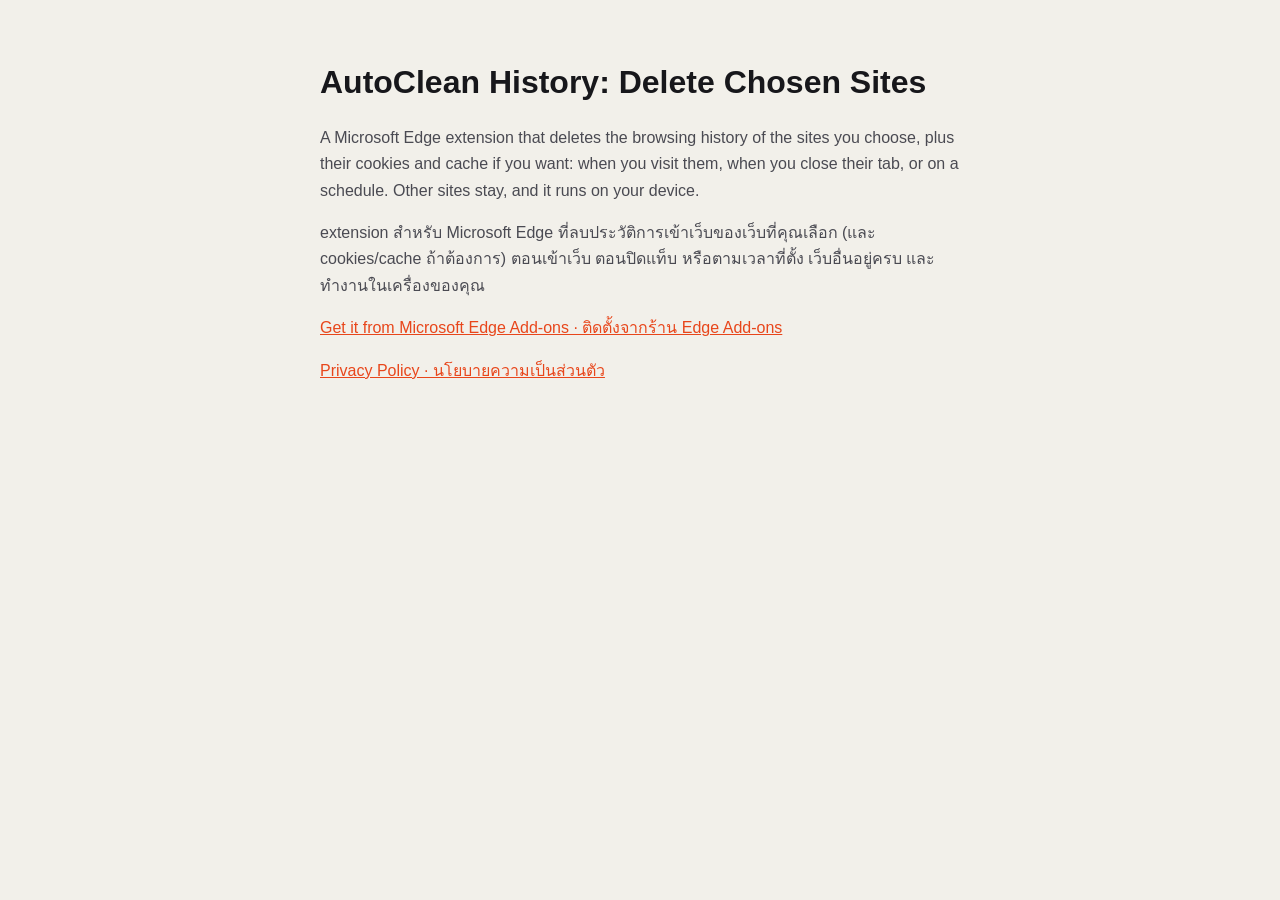
<file: docs/index.html>
<!doctype html>
<html lang="en">
<head>
  <meta charset="utf-8">
  <meta name="viewport" content="width=device-width, initial-scale=1">
  <title>AutoClean History: Delete Chosen Sites</title>
  <style>
    :root { --bg:#f2f0ea; --ink:#17171b; --ink2:#4a4a52; --hot:#e8461b; color-scheme: light dark; }
    @media (prefers-color-scheme: dark) { :root { --bg:#111114; --ink:#ecebe6; --ink2:#b4b3ae; --hot:#ff6a3d; } }
    body { margin:0; background:var(--bg); color:var(--ink); font:16px/1.65 "Segoe UI","Leelawadee UI",Tahoma,sans-serif; }
    main { max-width:640px; margin:0 auto; padding:56px 16px; }
    h1 { font-size:32px; margin:0 0 8px; }
    p { color:var(--ink2); }
    a { color:var(--hot); }
  </style>
</head>
<body>
<main>
  <h1>AutoClean History: Delete Chosen Sites</h1>
  <p>A Microsoft Edge extension that deletes the browsing history of the sites you choose, plus their cookies and cache if you want: when you visit them, when you close their tab, or on a schedule. Other sites stay, and it runs on your device.</p>
  <p lang="th">extension สำหรับ Microsoft Edge ที่ลบประวัติการเข้าเว็บของเว็บที่คุณเลือก (และ cookies/cache ถ้าต้องการ) ตอนเข้าเว็บ ตอนปิดแท็บ หรือตามเวลาที่ตั้ง เว็บอื่นอยู่ครบ และทำงานในเครื่องของคุณ</p>
  <p><a href="https://microsoftedge.microsoft.com/addons/detail/apiadgefflpmneegaogmjepgfccepagd">Get it from Microsoft Edge Add-ons · ติดตั้งจากร้าน Edge Add-ons</a></p>
  <p><a href="privacy.html">Privacy Policy · นโยบายความเป็นส่วนตัว</a></p>
</main>
</body>
</html>
</file>
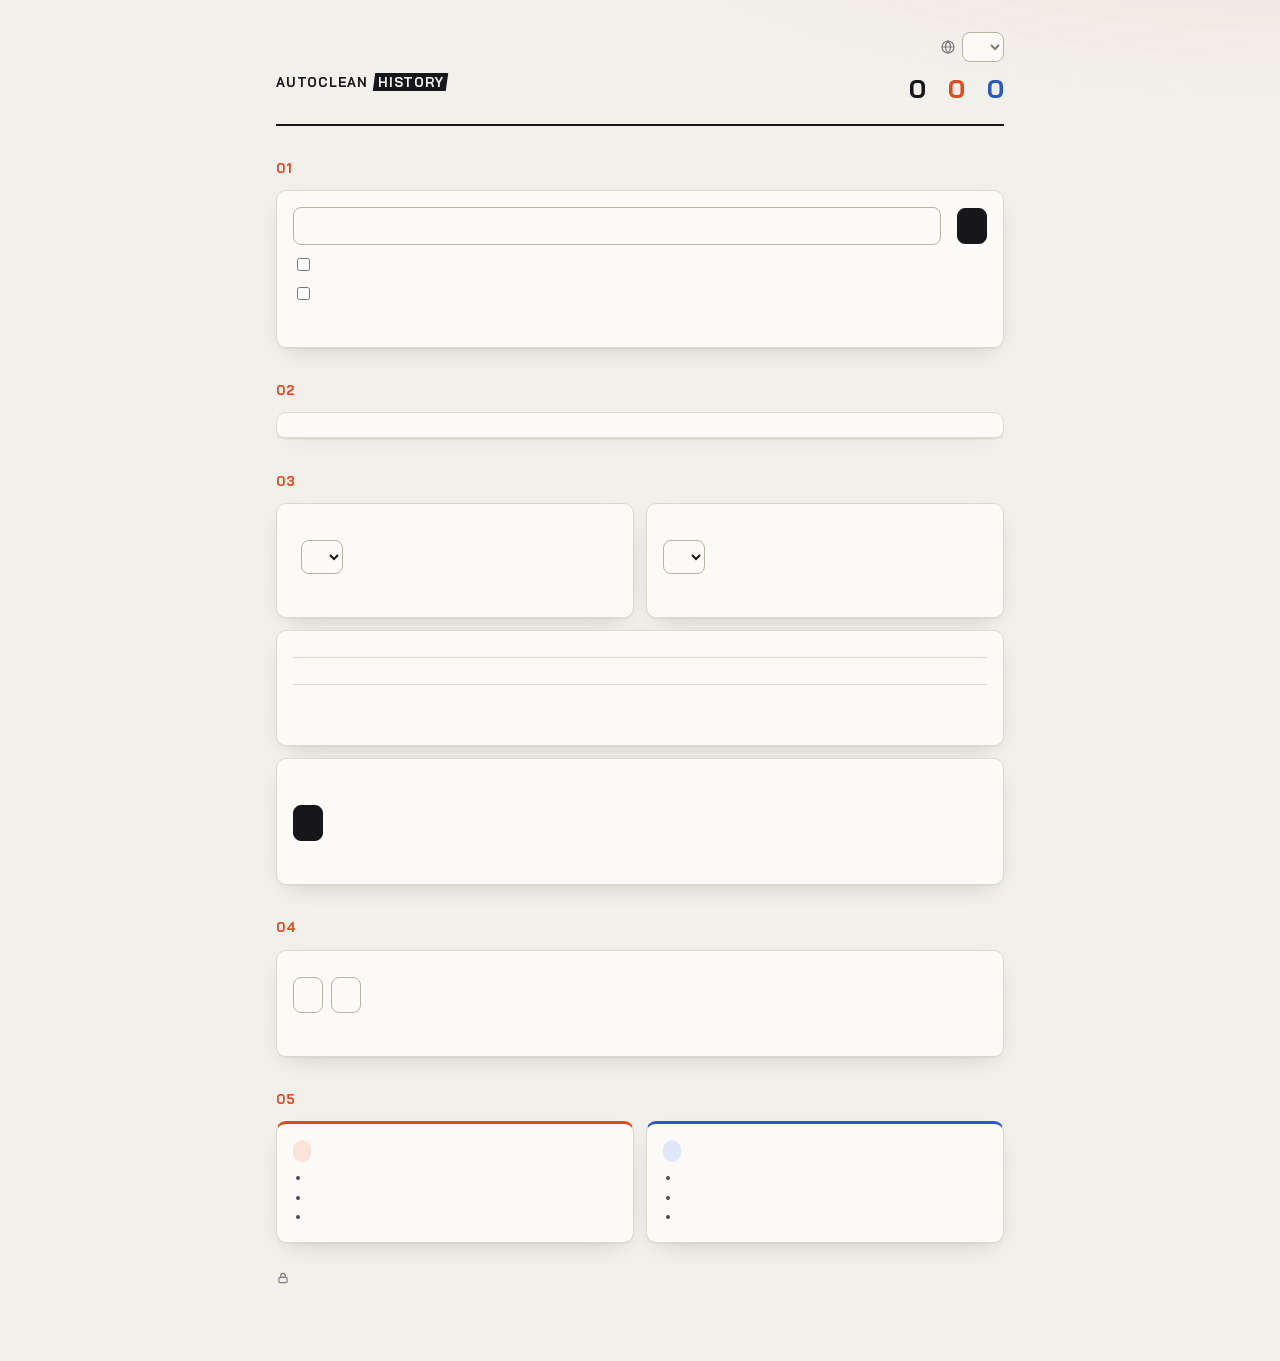
<file: options.html>
<!doctype html>
<html lang="en">
<head>
  <meta charset="utf-8">
  <meta name="viewport" content="width=device-width, initial-scale=1">
  <title data-i18n="optionsTitle">AutoClean History</title>
  <link rel="stylesheet" href="styles.css">
</head>
<body class="options">
  <div class="wrap">
    <header class="masthead rise">
      <div>
        <p class="wordmark"><span>AutoClean</span><span class="redact">History</span></p>
        <h1 data-i18n="headline"></h1>
      </div>
      <div class="masthead-side">
        <label class="lang-pick">
          <svg viewBox="0 0 24 24" fill="none" stroke="currentColor" stroke-width="1.8" aria-hidden="true"><circle cx="12" cy="12" r="9"/><path d="M3 12h18M12 3c2.5 2.6 3.8 5.6 3.8 9s-1.3 6.4-3.8 9c-2.5-2.6-3.8-5.6-3.8-9S9.5 5.6 12 3z"/></svg>
          <select id="lang" class="select" data-i18n-attr="aria-label:langLabel"></select>
        </label>
        <div class="stats" data-i18n-attr="aria-label:statsLabel">
          <div class="stat"><b id="statAll">0</b><span data-i18n="statAll"></span></div>
          <div class="stat visit"><b id="statVisit">0</b><span data-i18n="statVisit"></span></div>
          <div class="stat close"><b id="statClose">0</b><span data-i18n="statClose"></span></div>
        </div>
      </div>
    </header>

    <section id="welcome" class="panel welcome rise" data-i18n-attr="aria-label:welcomeTitle" hidden>
      <h2 data-i18n="welcomeTitle"></h2>
      <p data-i18n="welcomeDesc"></p>
      <ol>
        <li data-i18n="welcomeStep1"></li>
        <li data-i18n="welcomeStep2"></li>
        <li data-i18n="welcomeStep3"></li>
      </ol>
      <div class="row">
        <button id="welcomeAdd" class="btn btn-ink" type="button" data-i18n="welcomeAdd"></button>
        <button id="welcomeDone" class="btn btn-ghost" type="button" data-i18n="welcomeDone"></button>
      </div>
    </section>

    <section class="section rise">
      <h2 class="section-title"><span class="num">01</span> <span data-i18n="secAdd"></span></h2>
      <form id="addForm" class="panel add-form" novalidate>
        <div class="add-row">
          <input id="domain" class="input" spellcheck="false" autocomplete="off" aria-label="Domain" data-i18n-attr="placeholder:domainPlaceholder">
          <div id="addSeg"></div>
          <button type="submit" class="btn btn-ink" data-i18n="add"></button>
        </div>
        <label class="check-row" data-i18n-attr="title:dataTitle">
          <input id="addData" type="checkbox">
          <span data-i18n="addDataLabel"></span>
        </label>
        <label class="check-row" data-i18n-attr="title:hideTitle">
          <input id="addHidden" type="checkbox">
          <span data-i18n="addHiddenLabel"></span>
        </label>
        <div id="hint" class="hint" aria-live="polite"></div>
      </form>
    </section>

    <section class="section rise">
      <h2 class="section-title"><span class="num">02</span> <span data-i18n="secList"></span></h2>
      <div class="panel">
        <div class="privacy-bar">
          <label class="toggle-row" for="hideNames">
            <span>
              <b data-i18n="hideNamesLabel"></b>
              <small data-i18n="hideNamesDesc"></small>
            </span>
            <span id="hideNamesSlot"></span>
          </label>
          <span id="eyeSlot"></span>
        </div>
        <div id="lockRow" class="lock-row" hidden>
          <svg width="14" height="14" viewBox="0 0 24 24" fill="none" stroke="currentColor" stroke-width="2" aria-hidden="true"><rect x="5" y="11" width="14" height="9" rx="2"/><path d="M8 11V8a4 4 0 0 1 8 0v3"/></svg>
          <span id="lockStatus" class="muted"></span>
          <button id="lockSet" class="link" type="button"></button>
          <button id="lockRemove" class="link" type="button" data-i18n="lockRemove" hidden></button>
          <button id="lockForgot" class="link" type="button" data-i18n="lockForgot"></button>
        </div>
        <div id="toolbar" class="toolbar" hidden>
          <input id="filter" class="input" spellcheck="false" data-i18n-attr="placeholder:filterPlaceholder;aria-label:filterPlaceholder">
        </div>
        <ul id="list" class="list"></ul>
      </div>
    </section>

    <section class="section rise">
      <h2 class="section-title"><span class="num">03</span> <span data-i18n="secBehavior"></span></h2>
      <div class="settings-grid">
        <div class="panel setting">
          <h3 data-i18n="autoSweepTitle"></h3>
          <p data-i18n="autoSweepDesc"></p>
          <div class="row">
            <span data-i18n="every"></span>
            <select id="interval" class="select" data-i18n-attr="aria-label:intervalAria"></select>
          </div>
          <div id="intervalMsg" class="msg"></div>
        </div>
        <div class="panel setting">
          <h3 data-i18n="scheduleTitle"></h3>
          <p data-i18n="scheduleDesc"></p>
          <div class="row">
            <select id="schedule" class="select" data-i18n-attr="aria-label:scheduleAria"></select>
            <span id="scheduleNext" class="muted"></span>
          </div>
          <div id="scheduleMsg" class="msg"></div>
        </div>
        <div class="panel setting wide">
          <h3 data-i18n="notifyTitle"></h3>
          <label class="toggle-row" for="showBadge">
            <span>
              <b data-i18n="badgeLabel"></b>
              <small data-i18n="badgeDesc"></small>
            </span>
            <span id="showBadgeSlot"></span>
          </label>
          <label class="toggle-row" for="notify">
            <span>
              <b data-i18n="popupLabel"></b>
              <small data-i18n="popupDesc"></small>
            </span>
            <span id="notifySlot"></span>
          </label>
          <div class="row">
            <button id="testNotifyBtn" class="link" type="button" data-i18n="testPopup"></button>
            <span id="notifyMsg" class="msg"></span>
          </div>
        </div>
        <div class="panel setting wide">
          <h3 data-i18n="sweepNowTitle"></h3>
          <p data-i18n="sweepNowDesc"></p>
          <div id="sweepTargets"></div>
          <div class="row">
            <button id="sweepBtn" class="btn btn-ink btn-sweep" data-i18n="sweepAllBtn"></button>
          </div>
          <div id="sweepMsg" class="msg" role="status"></div>
        </div>
      </div>
    </section>

    <section class="section rise">
      <h2 class="section-title"><span class="num">04</span> <span data-i18n="secBackup"></span></h2>
      <div class="panel setting backup">
        <p data-i18n="backupDesc"></p>
        <div class="row">
          <button id="exportBtn" class="btn" type="button" data-i18n="exportBtn"></button>
          <button id="importBtn" class="btn" type="button" data-i18n="importBtn"></button>
          <input id="importFile" type="file" accept=".json,application/json" hidden>
        </div>
        <div id="backupMsg" class="msg" role="status"></div>
        <div id="importPreview" class="import-preview" role="region" data-i18n-attr="aria-label:importPreviewLabel" tabindex="-1" hidden>
          <p id="importFileInfo" class="import-file"></p>
          <fieldset class="seg import-mode" data-i18n-attr="aria-label:importModeLabel">
            <input type="radio" name="importMode" id="importMerge" value="merge" checked>
            <label for="importMerge"><span class="dot"></span><span data-i18n="importModeMerge"></span></label>
            <input type="radio" name="importMode" id="importReplace" value="replace">
            <label for="importReplace"><span class="dot"></span><span data-i18n="importModeReplace"></span></label>
          </fieldset>
          <p id="importSummary"></p>
          <div id="importAdded"></div>
          <p id="importSkipped" class="muted" hidden></p>
          <div id="importWarn" class="import-warn" hidden>
            <p id="importWarnText"></p>
            <div id="importWarnSites"></div>
          </div>
          <label id="importSettingsRow" class="check-row" hidden>
            <input id="importSettings" type="checkbox" checked>
            <span data-i18n="importWithSettings"></span>
          </label>
          <div class="row">
            <button id="importConfirm" class="btn btn-ink" type="button" data-i18n="importConfirm"></button>
            <button id="importCancel" class="btn btn-ghost" type="button" data-i18n="cancel"></button>
          </div>
        </div>
      </div>
    </section>

    <section class="section rise">
      <h2 class="section-title"><span class="num">05</span> <span data-i18n="secModes"></span></h2>
      <div class="modes">
        <div class="panel mode-card">
          <h3><span class="pill visit" data-i18n="modeVisit"></span></h3>
          <ul>
            <li data-i18n="visitLi1"></li>
            <li data-i18n="visitLi2"></li>
            <li data-i18n="visitLi3"></li>
          </ul>
        </div>
        <div class="panel mode-card close">
          <h3><span class="pill close" data-i18n="modeClose"></span></h3>
          <ul>
            <li data-i18n="closeLi1"></li>
            <li data-i18n="closeLi2"></li>
            <li data-i18n="closeLi3"></li>
          </ul>
        </div>
      </div>
    </section>

    <p class="footnote">
      <svg width="14" height="14" viewBox="0 0 24 24" fill="none" stroke="currentColor" stroke-width="2" aria-hidden="true"><rect x="5" y="11" width="14" height="9" rx="2"/><path d="M8 11V8a4 4 0 0 1 8 0v3"/></svg>
      <span data-i18n="footnote"></span>
    </p>
  </div>

  <div id="toast" class="toast" role="status" aria-live="polite">
    <span id="toastText"></span>
    <button id="toastUndo" class="link" data-i18n="undo"></button>
  </div>

  <script type="module" src="options.js"></script>
</body>
</html>
</file>
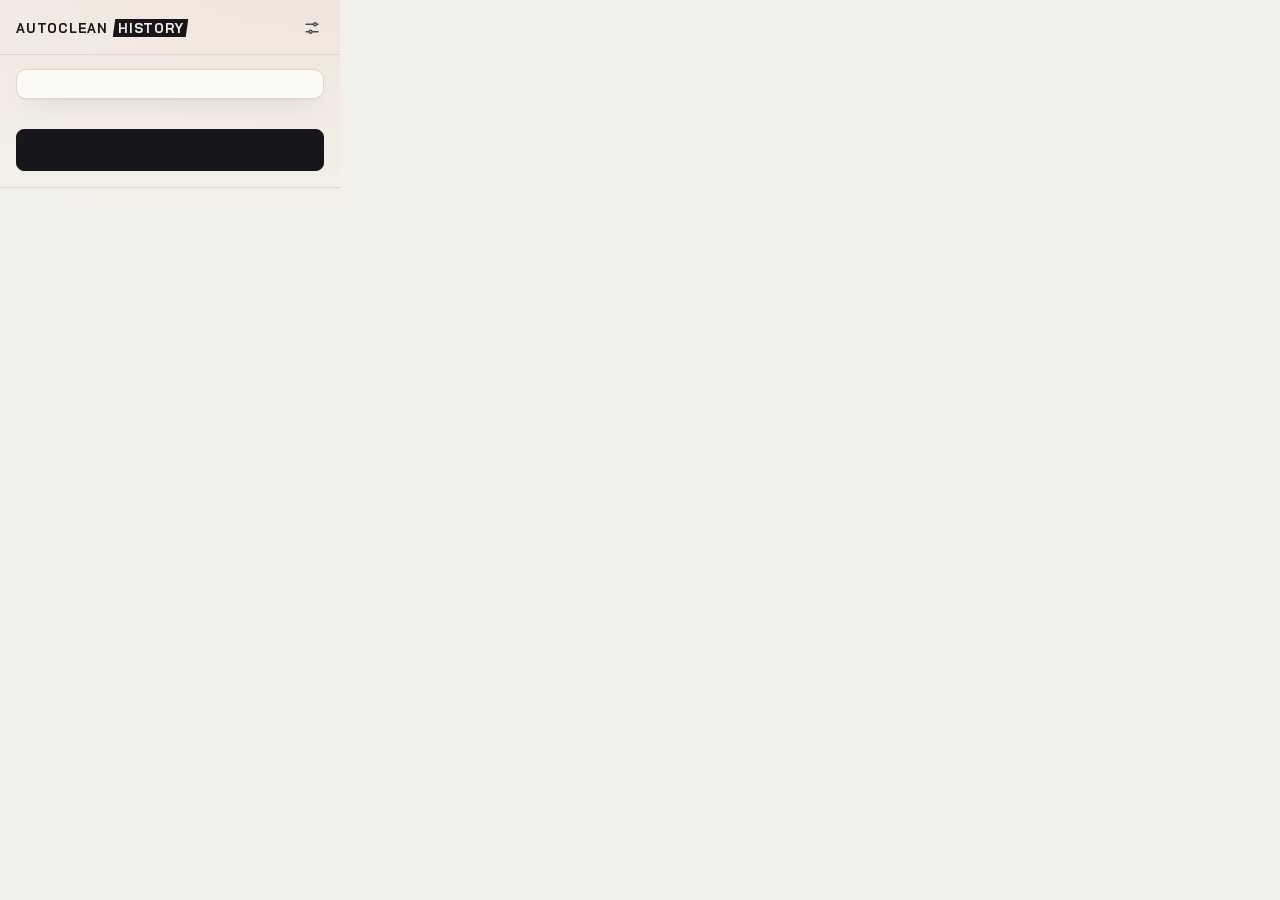
<file: popup.html>
<!doctype html>
<html lang="en">
<head>
  <meta charset="utf-8">
  <meta name="viewport" content="width=device-width, initial-scale=1">
  <title>AutoClean History</title>
  <link rel="stylesheet" href="styles.css">
</head>
<body class="popup">
  <header>
    <p class="wordmark"><span>AutoClean</span><span class="redact">History</span></p>
    <button id="optionsBtn" class="btn btn-ghost btn-icon" data-i18n-attr="title:openSettings;aria-label:openSettings">
      <svg viewBox="0 0 24 24" fill="none" stroke="currentColor" stroke-width="1.8" stroke-linecap="round" stroke-linejoin="round" aria-hidden="true">
        <path d="M4 7h10M18 7h2M4 17h4M12 17h8"/>
        <circle cx="16" cy="7" r="2"/>
        <circle cx="10" cy="17" r="2"/>
      </svg>
    </button>
  </header>

  <main>
    <section id="banner" class="banner" role="status" aria-live="polite" hidden></section>
    <section id="siteCard" class="site-card rise" aria-live="polite"></section>

    <div class="rise sweep-box">
      <div class="sweep-label muted" data-i18n="sweepTargetsLabel"></div>
      <div id="targets"></div>
      <button id="sweepBtn" class="btn btn-ink btn-sweep" data-i18n="sweepAllShort"></button>
      <div id="result" class="msg" role="status"></div>
    </div>
  </main>

  <footer>
    <span id="footerStats"></span>
    <button id="manageBtn" class="link" data-i18n="manageList"></button>
  </footer>

  <script type="module" src="popup.js"></script>
</body>
</html>
</file>
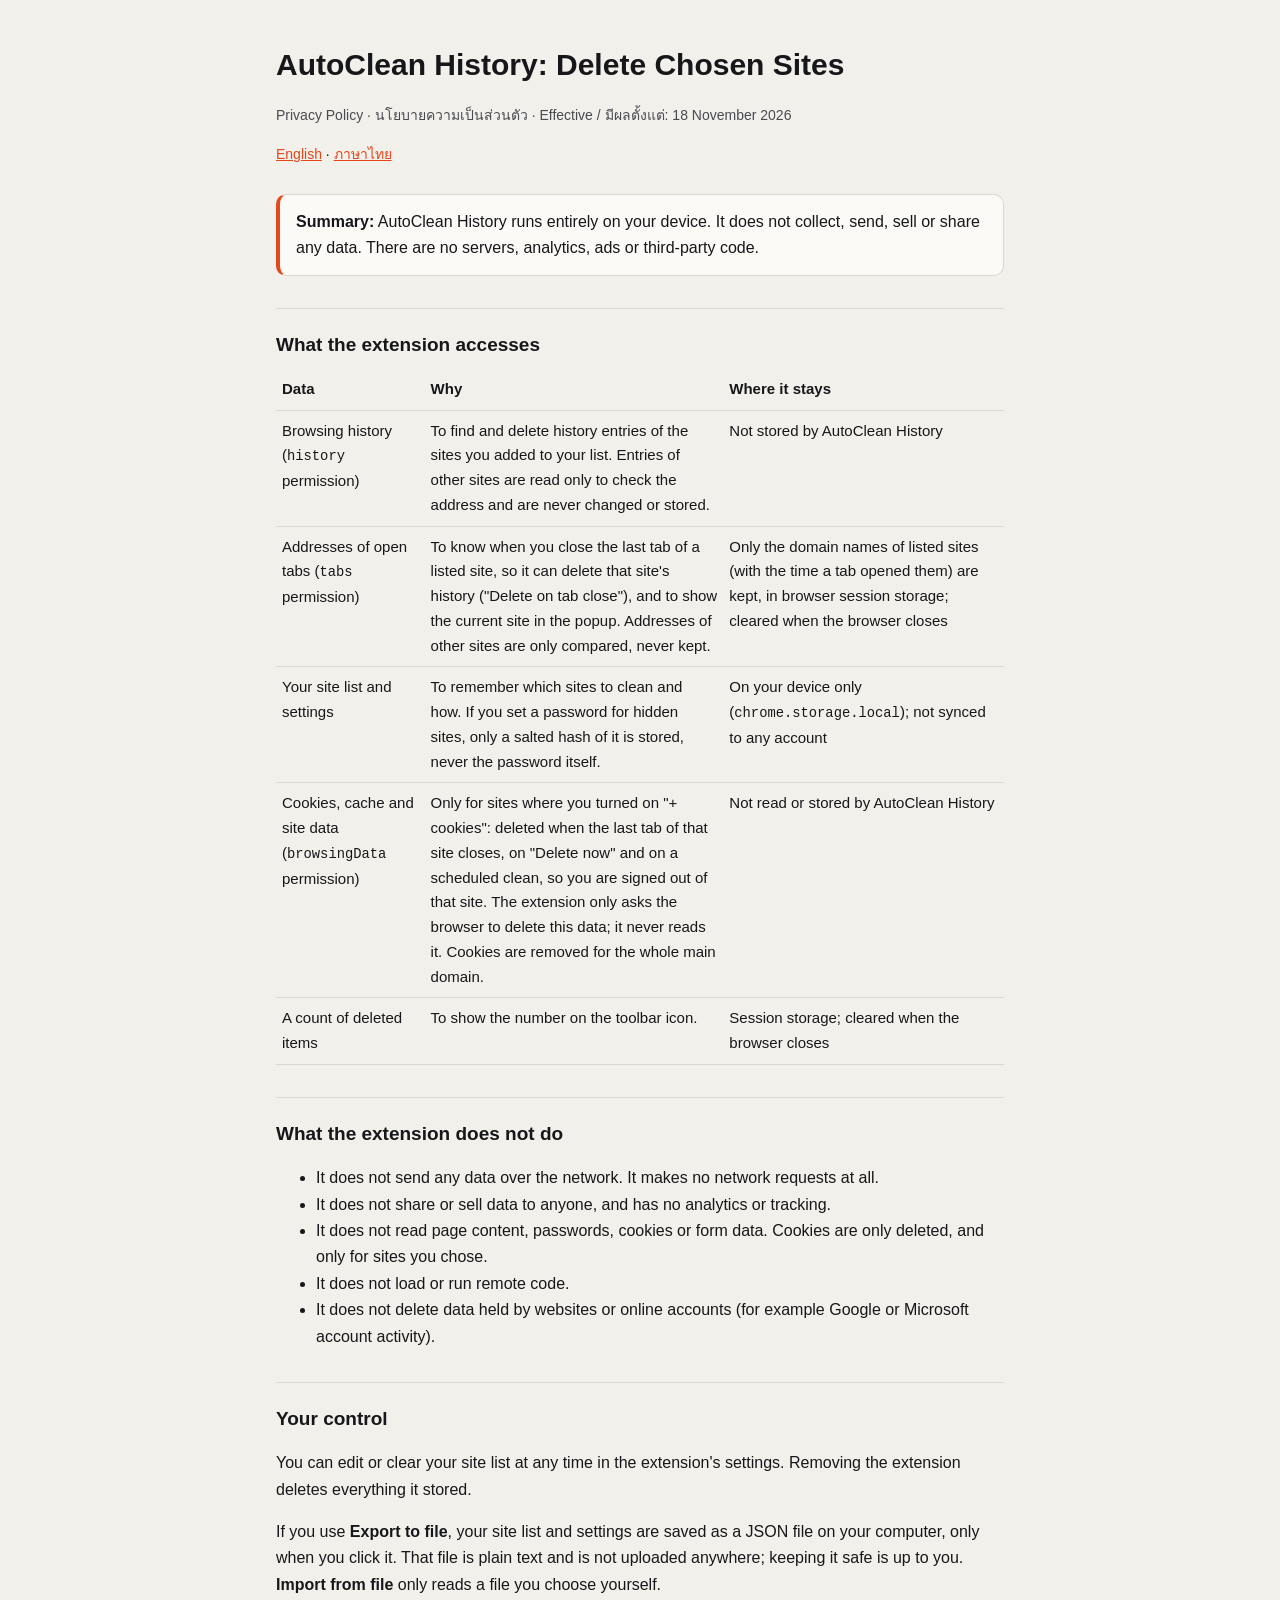
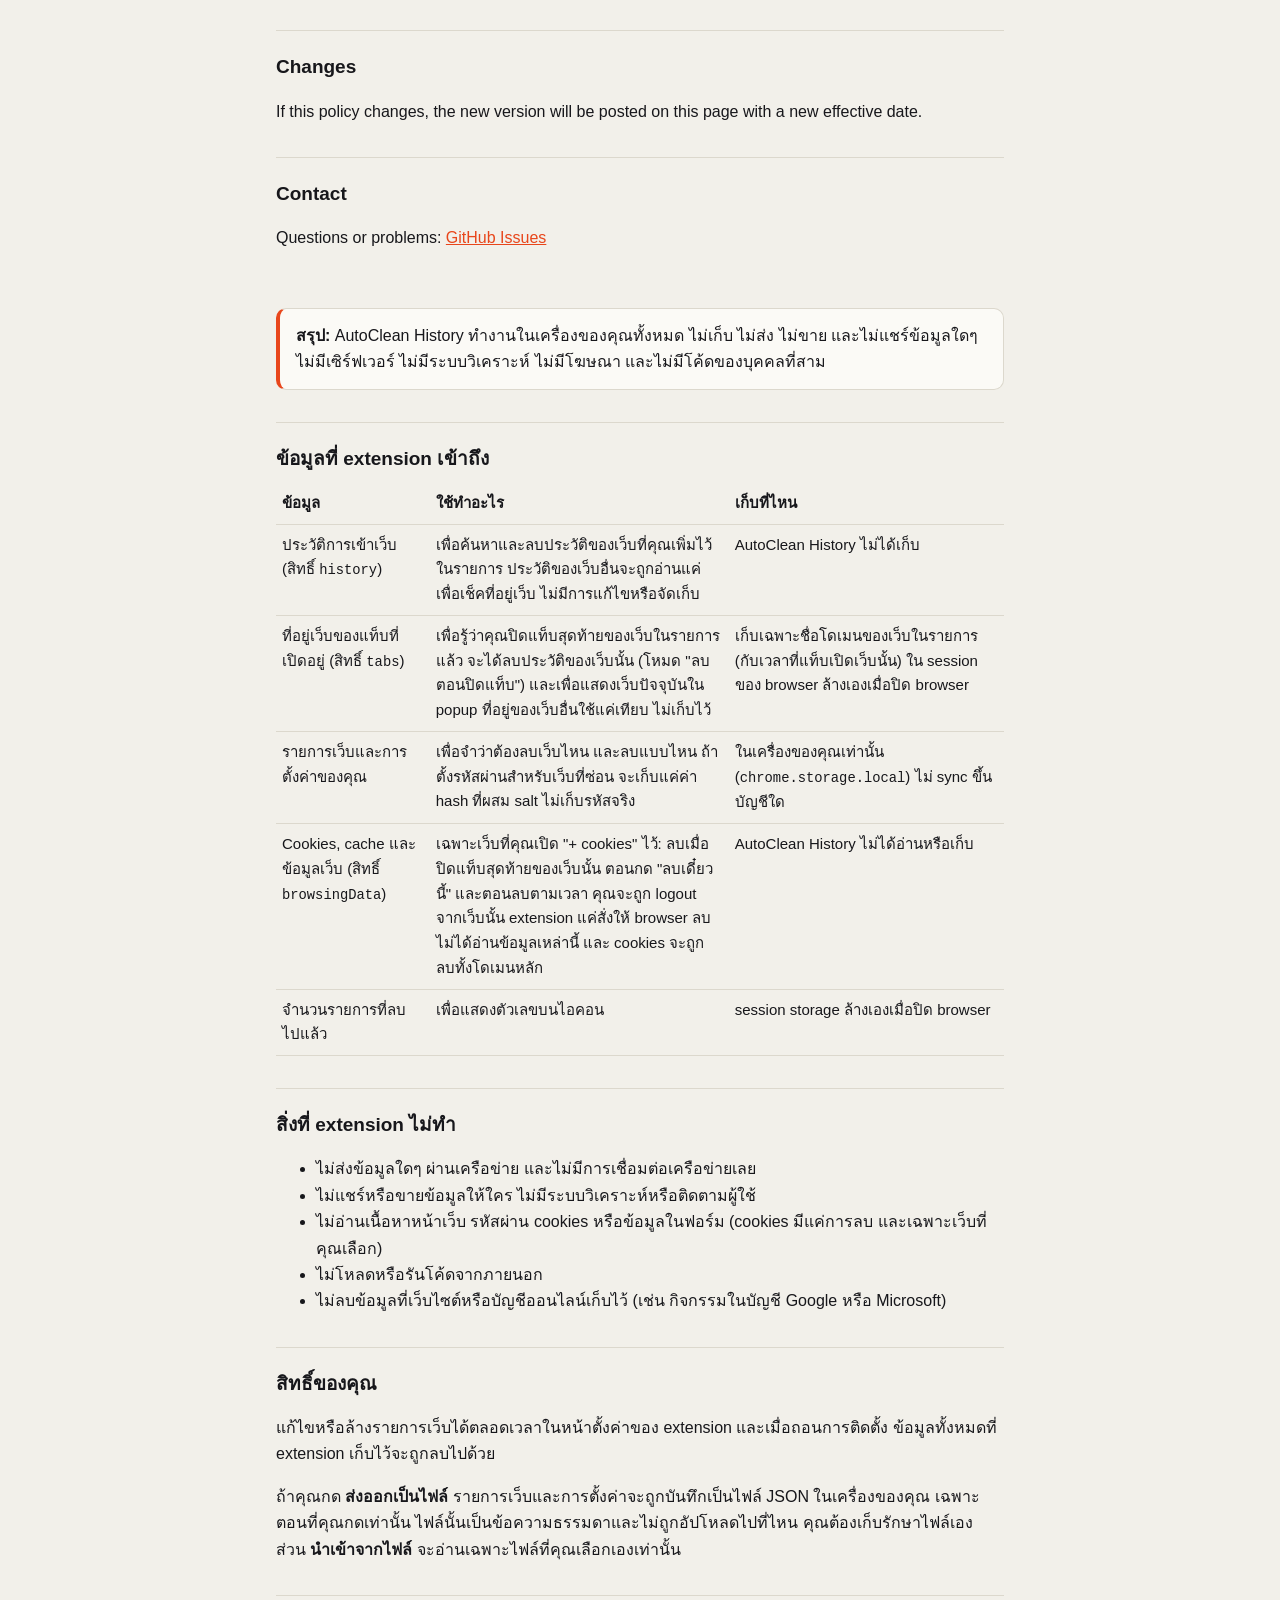
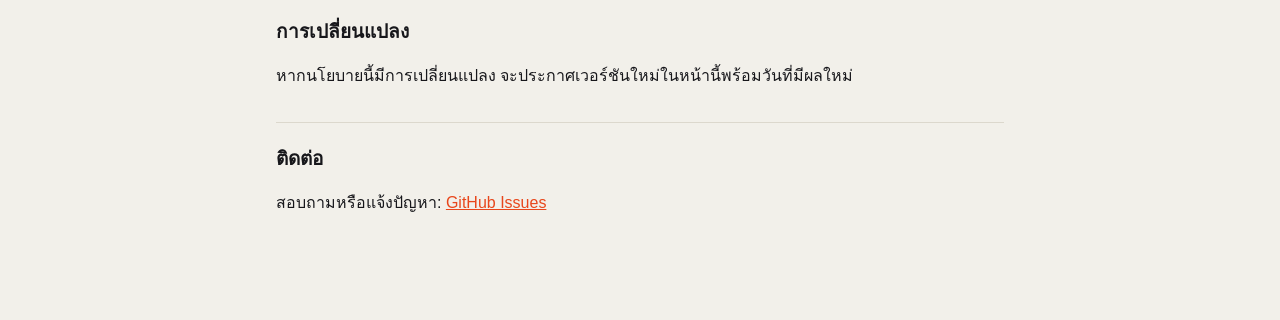
<file: docs/privacy.html>
<!doctype html>
<html lang="en">
<head>
  <meta charset="utf-8">
  <meta name="viewport" content="width=device-width, initial-scale=1">
  <title>AutoClean History · Privacy Policy</title>
  <style>
    :root { --bg:#f2f0ea; --sheet:#fbfaf6; --ink:#17171b; --ink2:#4a4a52; --line:#dcd8cd; --hot:#e8461b; color-scheme: light dark; }
    @media (prefers-color-scheme: dark) { :root { --bg:#111114; --sheet:#19191d; --ink:#ecebe6; --ink2:#b4b3ae; --line:#2a2a30; --hot:#ff6a3d; } }
    * { box-sizing: border-box; }
    body { margin:0; background:var(--bg); color:var(--ink); font:16px/1.65 "Segoe UI","Leelawadee UI",Tahoma,sans-serif; }
    main { max-width:760px; margin:0 auto; padding:40px 16px 64px; }
    h1 { font-size:30px; margin:0 0 4px; }
    h2 { font-size:19px; margin:32px 0 8px; padding-top:20px; border-top:1px solid var(--line); }
    .meta { color:var(--ink2); font-size:14px; }
    .lang { margin:16px 0 28px; font-size:14px; }
    .card { background:var(--sheet); border:1px solid var(--line); border-left:4px solid var(--hot); border-radius:10px; padding:14px 16px; margin:16px 0; }
    table { width:100%; border-collapse:collapse; font-size:15px; }
    th, td { text-align:left; padding:8px 6px; border-bottom:1px solid var(--line); vertical-align:top; }
    code { font-family:"Cascadia Mono",Consolas,monospace; font-size:.92em; }
    a { color:var(--hot); }
    section + section { margin-top:56px; }
  </style>
</head>
<body>
<main>
  <h1>AutoClean History: Delete Chosen Sites</h1>
  <p class="meta">Privacy Policy · นโยบายความเป็นส่วนตัว · Effective / มีผลตั้งแต่: 18 November 2026</p>
  <p class="lang"><a href="#en">English</a> · <a href="#th">ภาษาไทย</a></p>

  <section id="en" lang="en">
    <div class="card"><strong>Summary:</strong> AutoClean History runs entirely on your device. It does not collect, send, sell or share any data. There are no servers, analytics, ads or third-party code.</div>

    <h2>What the extension accesses</h2>
    <table>
      <tr><th>Data</th><th>Why</th><th>Where it stays</th></tr>
      <tr><td>Browsing history (<code>history</code> permission)</td><td>To find and delete history entries of the sites you added to your list. Entries of other sites are read only to check the address and are never changed or stored.</td><td>Not stored by AutoClean History</td></tr>
      <tr><td>Addresses of open tabs (<code>tabs</code> permission)</td><td>To know when you close the last tab of a listed site, so it can delete that site's history ("Delete on tab close"), and to show the current site in the popup. Addresses of other sites are only compared, never kept.</td><td>Only the domain names of listed sites (with the time a tab opened them) are kept, in browser session storage; cleared when the browser closes</td></tr>
      <tr><td>Your site list and settings</td><td>To remember which sites to clean and how. If you set a password for hidden sites, only a salted hash of it is stored, never the password itself.</td><td>On your device only (<code>chrome.storage.local</code>); not synced to any account</td></tr>
      <tr><td>Cookies, cache and site data (<code>browsingData</code> permission)</td><td>Only for sites where you turned on "+ cookies": deleted when the last tab of that site closes, on "Delete now" and on a scheduled clean, so you are signed out of that site. The extension only asks the browser to delete this data; it never reads it. Cookies are removed for the whole main domain.</td><td>Not read or stored by AutoClean History</td></tr>
      <tr><td>A count of deleted items</td><td>To show the number on the toolbar icon.</td><td>Session storage; cleared when the browser closes</td></tr>
    </table>

    <h2>What the extension does not do</h2>
    <ul>
      <li>It does not send any data over the network. It makes no network requests at all.</li>
      <li>It does not share or sell data to anyone, and has no analytics or tracking.</li>
      <li>It does not read page content, passwords, cookies or form data. Cookies are only deleted, and only for sites you chose.</li>
      <li>It does not load or run remote code.</li>
      <li>It does not delete data held by websites or online accounts (for example Google or Microsoft account activity).</li>
    </ul>

    <h2>Your control</h2>
    <p>You can edit or clear your site list at any time in the extension's settings. Removing the extension deletes everything it stored.</p>
    <p>If you use <strong>Export to file</strong>, your site list and settings are saved as a JSON file on your computer, only when you click it. That file is plain text and is not uploaded anywhere; keeping it safe is up to you. <strong>Import from file</strong> only reads a file you choose yourself.</p>

    <h2>Changes</h2>
    <p>If this policy changes, the new version will be posted on this page with a new effective date.</p>

    <h2>Contact</h2>
    <p>Questions or problems: <a href="https://github.com/FZeroG/tabsweep/issues">GitHub Issues</a></p>
  </section>

  <section id="th" lang="th">
    <div class="card"><strong>สรุป:</strong> AutoClean History ทำงานในเครื่องของคุณทั้งหมด ไม่เก็บ ไม่ส่ง ไม่ขาย และไม่แชร์ข้อมูลใดๆ ไม่มีเซิร์ฟเวอร์ ไม่มีระบบวิเคราะห์ ไม่มีโฆษณา และไม่มีโค้ดของบุคคลที่สาม</div>

    <h2>ข้อมูลที่ extension เข้าถึง</h2>
    <table>
      <tr><th>ข้อมูล</th><th>ใช้ทำอะไร</th><th>เก็บที่ไหน</th></tr>
      <tr><td>ประวัติการเข้าเว็บ (สิทธิ์ <code>history</code>)</td><td>เพื่อค้นหาและลบประวัติของเว็บที่คุณเพิ่มไว้ในรายการ ประวัติของเว็บอื่นจะถูกอ่านแค่เพื่อเช็คที่อยู่เว็บ ไม่มีการแก้ไขหรือจัดเก็บ</td><td>AutoClean History ไม่ได้เก็บ</td></tr>
      <tr><td>ที่อยู่เว็บของแท็บที่เปิดอยู่ (สิทธิ์ <code>tabs</code>)</td><td>เพื่อรู้ว่าคุณปิดแท็บสุดท้ายของเว็บในรายการแล้ว จะได้ลบประวัติของเว็บนั้น (โหมด "ลบตอนปิดแท็บ") และเพื่อแสดงเว็บปัจจุบันใน popup ที่อยู่ของเว็บอื่นใช้แค่เทียบ ไม่เก็บไว้</td><td>เก็บเฉพาะชื่อโดเมนของเว็บในรายการ (กับเวลาที่แท็บเปิดเว็บนั้น) ใน session ของ browser ล้างเองเมื่อปิด browser</td></tr>
      <tr><td>รายการเว็บและการตั้งค่าของคุณ</td><td>เพื่อจำว่าต้องลบเว็บไหน และลบแบบไหน ถ้าตั้งรหัสผ่านสำหรับเว็บที่ซ่อน จะเก็บแค่ค่า hash ที่ผสม salt ไม่เก็บรหัสจริง</td><td>ในเครื่องของคุณเท่านั้น (<code>chrome.storage.local</code>) ไม่ sync ขึ้นบัญชีใด</td></tr>
      <tr><td>Cookies, cache และข้อมูลเว็บ (สิทธิ์ <code>browsingData</code>)</td><td>เฉพาะเว็บที่คุณเปิด "+ cookies" ไว้: ลบเมื่อปิดแท็บสุดท้ายของเว็บนั้น ตอนกด "ลบเดี๋ยวนี้" และตอนลบตามเวลา คุณจะถูก logout จากเว็บนั้น extension แค่สั่งให้ browser ลบ ไม่ได้อ่านข้อมูลเหล่านี้ และ cookies จะถูกลบทั้งโดเมนหลัก</td><td>AutoClean History ไม่ได้อ่านหรือเก็บ</td></tr>
      <tr><td>จำนวนรายการที่ลบไปแล้ว</td><td>เพื่อแสดงตัวเลขบนไอคอน</td><td>session storage ล้างเองเมื่อปิด browser</td></tr>
    </table>

    <h2>สิ่งที่ extension ไม่ทำ</h2>
    <ul>
      <li>ไม่ส่งข้อมูลใดๆ ผ่านเครือข่าย และไม่มีการเชื่อมต่อเครือข่ายเลย</li>
      <li>ไม่แชร์หรือขายข้อมูลให้ใคร ไม่มีระบบวิเคราะห์หรือติดตามผู้ใช้</li>
      <li>ไม่อ่านเนื้อหาหน้าเว็บ รหัสผ่าน cookies หรือข้อมูลในฟอร์ม (cookies มีแค่การลบ และเฉพาะเว็บที่คุณเลือก)</li>
      <li>ไม่โหลดหรือรันโค้ดจากภายนอก</li>
      <li>ไม่ลบข้อมูลที่เว็บไซต์หรือบัญชีออนไลน์เก็บไว้ (เช่น กิจกรรมในบัญชี Google หรือ Microsoft)</li>
    </ul>

    <h2>สิทธิ์ของคุณ</h2>
    <p>แก้ไขหรือล้างรายการเว็บได้ตลอดเวลาในหน้าตั้งค่าของ extension และเมื่อถอนการติดตั้ง ข้อมูลทั้งหมดที่ extension เก็บไว้จะถูกลบไปด้วย</p>
    <p>ถ้าคุณกด <strong>ส่งออกเป็นไฟล์</strong> รายการเว็บและการตั้งค่าจะถูกบันทึกเป็นไฟล์ JSON ในเครื่องของคุณ เฉพาะตอนที่คุณกดเท่านั้น ไฟล์นั้นเป็นข้อความธรรมดาและไม่ถูกอัปโหลดไปที่ไหน คุณต้องเก็บรักษาไฟล์เอง ส่วน <strong>นำเข้าจากไฟล์</strong> จะอ่านเฉพาะไฟล์ที่คุณเลือกเองเท่านั้น</p>

    <h2>การเปลี่ยนแปลง</h2>
    <p>หากนโยบายนี้มีการเปลี่ยนแปลง จะประกาศเวอร์ชันใหม่ในหน้านี้พร้อมวันที่มีผลใหม่</p>

    <h2>ติดต่อ</h2>
    <p>สอบถามหรือแจ้งปัญหา: <a href="https://github.com/FZeroG/tabsweep/issues">GitHub Issues</a></p>
  </section>
</main>
</body>
</html>
</file>
<file: styles.css>
/* AutoClean History — "redaction" theme
   ฟอนต์ (OFL) ฝังอยู่ใน extension: fonts/ — ไม่โหลดจากเน็ต = ไม่รั่วข้อมูลไปที่ไหน */
@import url("fonts/fonts.css");

:root {
  --paper: #f2f0ea;
  --sheet: #fbfaf6;
  --line: #dcd8cd;
  --line-strong: #b9b3a5;
  --ink: #17171b;
  --ink-2: #4a4a52;
  --ink-3: #7c7b80;
  --bar: #17171b;          /* แถบ redaction */
  --hot: #e8461b;          /* โหมดลบทันที */
  --hot-soft: #fbe3d9;
  --cool: #2b59c3;         /* โหมดปิดแท็บ */
  --cool-soft: #dfe7f8;
  --ok: #1f7a4a;
  --err: #c0331a;
  --focus: #e8461b;
  --radius: 10px;
  --shadow: 0 1px 0 rgba(0, 0, 0, 0.04), 0 8px 24px -12px rgba(30, 25, 10, 0.25);

  --f-display: "Bai Jamjuree", "Anuphan", "Leelawadee UI", "Segoe UI", sans-serif;
  --f-body: "Anuphan", "Leelawadee UI", "Segoe UI", Tahoma, sans-serif;
  --f-mono: "IBM Plex Mono", "Cascadia Mono", Consolas, "Anuphan", monospace;
  color-scheme: light dark;
}

@media (prefers-color-scheme: dark) {
  :root {
    --paper: #111114;
    --sheet: #19191d;
    --line: #2a2a30;
    --line-strong: #3d3d45;
    --ink: #ecebe6;
    --ink-2: #b4b3ae;
    --ink-3: #85848a;
    --bar: #ecebe6;
    --hot: #ff6a3d;
    --hot-soft: #3a1d14;
    --cool: #7ea2ff;
    --cool-soft: #18223d;
    --ok: #5fd394;
    --err: #ff7a5c;
    --focus: #ff6a3d;
    --shadow: 0 1px 0 rgba(255, 255, 255, 0.03), 0 10px 30px -14px rgba(0, 0, 0, 0.7);
  }
}

* { box-sizing: border-box; }

html { background: var(--paper); }

body {
  margin: 0;
  color: var(--ink);
  font: 14px/1.55 var(--f-body);
  background:
    radial-gradient(1200px 400px at 100% -10%, color-mix(in srgb, var(--hot) 7%, transparent), transparent 60%),
    var(--paper);
  -webkit-font-smoothing: antialiased;
}

/* ---------- primitives ---------- */

button, input, select { font: inherit; color: inherit; }

:focus-visible { outline: 2px solid var(--focus); outline-offset: 2px; }

.btn {
  display: inline-flex;
  align-items: center;
  justify-content: center;
  gap: 8px;
  height: 36px;
  padding: 0 14px;
  border: 1px solid var(--line-strong);
  border-radius: 8px;
  background: var(--sheet);
  cursor: pointer;
  font-weight: 600;
  transition: background 0.15s, border-color 0.15s, transform 0.08s;
  white-space: nowrap;
}
.btn:hover { border-color: var(--ink-3); }
.btn:active { transform: translateY(1px); }
.btn:disabled { opacity: 0.55; cursor: default; transform: none; }

.btn-ink { background: var(--ink); color: var(--paper); border-color: var(--ink); }
.btn-ink:hover { background: color-mix(in srgb, var(--ink) 85%, var(--hot)); border-color: transparent; }

.btn-ghost { background: transparent; border-color: transparent; color: var(--ink-2); }
.btn-ghost:hover { background: color-mix(in srgb, var(--ink) 6%, transparent); border-color: transparent; }

.btn-icon { width: 32px; height: 32px; padding: 0; }
.btn-icon svg { width: 18px; height: 18px; }

.input {
  height: 38px;
  width: 100%;
  min-width: 0;
  padding: 0 12px;
  border: 1px solid var(--line-strong);
  border-radius: 8px;
  background: var(--sheet);
  font-family: var(--f-mono);
  font-size: 13.5px;
}
.input::placeholder { color: var(--ink-3); font-family: var(--f-body); }

.select {
  height: 34px;
  padding: 0 10px;
  border: 1px solid var(--line-strong);
  border-radius: 8px;
  background: var(--sheet);
}

/* ---------- wordmark: ชื่อที่โดนขีด redaction ---------- */

.wordmark {
  font-family: var(--f-display);
  font-weight: 700;
  letter-spacing: 0.06em;
  text-transform: uppercase;
  font-size: 13px;
  display: inline-flex;
  align-items: center;
  gap: 6px;
  margin: 0;
}
.wordmark .redact {
  position: relative;
  color: var(--paper);
  padding: 0 4px;
}
.wordmark .redact::before {
  content: "";
  position: absolute;
  inset: 1px 0;
  background: var(--bar);
  transform: skewX(-8deg);
  z-index: -1;
}
.wordmark { position: relative; z-index: 0; }

/* ---------- segmented control (radio) ---------- */

.seg {
  display: inline-grid;
  grid-auto-flow: column;
  grid-auto-columns: 1fr;
  padding: 3px;
  margin: 0;
  border: 1px solid var(--line-strong);
  border-radius: 9px;
  background: var(--paper);
  min-width: 0;
}
.seg input { position: absolute; opacity: 0; pointer-events: none; }
.seg label {
  display: flex;
  align-items: center;
  justify-content: center;
  gap: 6px;
  padding: 5px 10px;
  border-radius: 6px;
  font-size: 12.5px;
  font-weight: 600;
  color: var(--ink-3);
  cursor: pointer;
  white-space: nowrap;
  transition: background 0.15s, color 0.15s;
}
.seg label:hover { color: var(--ink); }
.seg input:focus-visible + label { outline: 2px solid var(--focus); outline-offset: 1px; }
.seg input[value="visit"]:checked + label { background: var(--hot-soft); color: var(--hot); }
.seg input[value="close"]:checked + label { background: var(--cool-soft); color: var(--cool); }
.seg .dot { width: 7px; height: 7px; border-radius: 50%; background: currentColor; flex: none; }
.seg input[value="close"] + label .dot { border-radius: 2px; }

/* ---------- misc ---------- */

.mono { font-family: var(--f-mono); }
.muted { color: var(--ink-3); }
.msg { min-height: 1.4em; font-size: 12.5px; color: var(--ink-2); }
.msg.ok { color: var(--ok); }
.msg.err { color: var(--err); }

.pill {
  display: inline-flex;
  align-items: center;
  gap: 6px;
  height: 22px;
  padding: 0 9px;
  border-radius: 999px;
  font-size: 11.5px;
  font-weight: 700;
  letter-spacing: 0.02em;
  background: color-mix(in srgb, var(--ink) 7%, transparent);
  color: var(--ink-2);
}
.pill.visit { background: var(--hot-soft); color: var(--hot); }
.pill.close { background: var(--cool-soft); color: var(--cool); }

.monogram {
  flex: none;
  display: grid;
  place-items: center;
  width: 36px;
  height: 36px;
  border-radius: 9px;
  background: var(--ink);
  color: var(--paper);
  font-family: var(--f-display);
  font-weight: 700;
  font-size: 16px;
  text-transform: uppercase;
}
.monogram.visit { background: var(--hot); color: #fff; }
.monogram.close { background: var(--cool); color: #fff; }

/* ปุ่มลบ: แถบดำวิ่งทับข้อความตอนกำลังลบ */
.btn-sweep { position: relative; overflow: hidden; isolation: isolate; }
.btn-sweep::after {
  content: "";
  position: absolute;
  inset: 0;
  background: var(--hot);
  transform: scaleX(0);
  transform-origin: left;
  z-index: -1;
}
.btn-sweep.running:disabled { opacity: 1; cursor: progress; }
.btn-sweep.running::after { animation: redact 1.1s cubic-bezier(0.65, 0, 0.35, 1) infinite; }

@keyframes redact {
  0% { transform: scaleX(0); transform-origin: left; }
  50% { transform: scaleX(1); transform-origin: left; }
  50.01% { transform-origin: right; }
  100% { transform: scaleX(0); transform-origin: right; }
}

@keyframes rise {
  from { opacity: 0; transform: translateY(6px); }
  to { opacity: 1; transform: none; }
}
.rise { animation: rise 0.35s cubic-bezier(0.2, 0.7, 0.2, 1) both; }
.rise:nth-child(2) { animation-delay: 0.04s; }
.rise:nth-child(3) { animation-delay: 0.08s; }
.rise:nth-child(4) { animation-delay: 0.12s; }
.rise:nth-child(5) { animation-delay: 0.16s; }

@media (prefers-reduced-motion: reduce) {
  *, *::before, *::after { animation: none !important; transition: none !important; }
}

/* =================================================================
   POPUP
   ================================================================= */

body.popup { width: 340px; }
.popup header {
  display: flex;
  align-items: center;
  justify-content: space-between;
  padding: 12px 12px 10px 16px;
  border-bottom: 1px solid var(--line);
}

.popup main { padding: 14px 16px 16px; display: grid; gap: 14px; }

.site-card {
  background: var(--sheet);
  border: 1px solid var(--line);
  border-radius: var(--radius);
  box-shadow: var(--shadow);
  padding: 14px;
  display: grid;
  gap: 12px;
}
.site-head { display: flex; align-items: center; gap: 12px; min-width: 0; }
.site-head .info { min-width: 0; flex: 1; display: grid; gap: 3px; }
.site-domain {
  font-family: var(--f-mono);
  font-size: 14.5px;
  font-weight: 600;
  overflow: hidden;
  text-overflow: ellipsis;
  white-space: nowrap;
}
.site-card .seg { width: 100%; }
.site-actions { display: flex; gap: 8px; }
.site-actions .input { flex: 1; }
.site-foot { display: flex; justify-content: space-between; align-items: center; }

.popup .btn-sweep { width: 100%; height: 42px; }
.popup .msg:empty { display: none; }
/* แบนเนอร์ "ลบแล้ว" */
.banner {
  position: relative;
  overflow: hidden;
  display: grid;
  justify-items: center;
  gap: 6px;
  padding: 18px 14px 16px;
  border-radius: var(--radius);
  background: var(--sheet);
  border: 1px solid var(--line);
  box-shadow: var(--shadow);
  text-align: center;
}
.banner[hidden] { display: none; }
body.announce #siteCard,
body.announce .sweep-box { display: none; }
.banner .chips { justify-content: center; margin-top: 4px; }
.banner-check {
  display: grid;
  place-items: center;
  width: 52px;
  height: 52px;
  border-radius: 50%;
  background: var(--hot);
  box-shadow: 0 6px 18px -6px color-mix(in srgb, var(--hot) 70%, transparent);
  margin-bottom: 4px;
}
.banner-check svg {
  width: 28px;
  height: 28px;
  fill: none;
  stroke: #fff;
  stroke-width: 2.6;
  stroke-linecap: round;
  stroke-linejoin: round;
  stroke-dasharray: 24;
  stroke-dashoffset: 0;
}
.banner-title { font-family: var(--f-display); font-weight: 700; font-size: 18px; line-height: 1.2; }
.banner-sub { font-size: 12.5px; color: var(--ink-3); }
.banner-bar {
  position: absolute;
  left: 0;
  bottom: 0;
  height: 3px;
  width: 100%;
  background: var(--hot);
  transform-origin: left;
  animation: shrink linear forwards;
}
.banner.pop { animation: pop 0.32s cubic-bezier(0.2, 0.9, 0.3, 1.3) both; }
.banner.pop .banner-check svg { animation: draw 0.4s 0.12s ease-out both; }

@keyframes pop { from { opacity: 0; transform: translateY(-6px) scale(0.97); } to { opacity: 1; transform: none; } }
@keyframes draw { from { stroke-dashoffset: 24; } to { stroke-dashoffset: 0; } }
@keyframes shrink { from { transform: scaleX(1); } to { transform: scaleX(0); } }

.sweep-box { display: grid; gap: 8px; }
.sweep-label { font-size: 12px; }
.sweep-box .msg { text-align: center; }

.popup footer {
  display: flex;
  justify-content: space-between;
  align-items: center;
  padding: 10px 16px;
  border-top: 1px solid var(--line);
  font-size: 12.5px;
  color: var(--ink-3);
}
.popup footer b { color: var(--ink); font-family: var(--f-display); font-size: 14px; }

.link {
  background: none;
  border: 0;
  padding: 0;
  color: var(--ink);
  font-weight: 600;
  cursor: pointer;
  text-decoration: underline;
  text-decoration-color: var(--hot);
  text-decoration-thickness: 2px;
  text-underline-offset: 3px;
}
.link.danger { color: var(--err); text-decoration-color: currentColor; }

/* =================================================================
   OPTIONS
   ================================================================= */

body.options { min-height: 100vh; }
.options .wrap { max-width: 760px; margin: 0 auto; padding: 32px 16px 64px; }

.masthead {
  display: flex;
  justify-content: space-between;
  align-items: flex-end;
  gap: 16px;
  flex-wrap: wrap;
  padding-bottom: 20px;
  border-bottom: 2px solid var(--ink);
}
.masthead h1 {
  margin: 10px 0 0;
  font-family: var(--f-display);
  font-weight: 700;
  font-size: clamp(26px, 5vw, 36px);
  line-height: 1.1;
  letter-spacing: -0.01em;
}
.masthead-side { display: grid; justify-items: end; gap: 14px; }
.lang-pick { display: inline-flex; align-items: center; gap: 6px; color: var(--ink-3); }
.lang-pick svg { width: 16px; height: 16px; }
.lang-pick .select { height: 30px; font-size: 12.5px; }
.stats { display: flex; gap: 22px; }
.stat { display: grid; gap: 2px; text-align: right; }
.stat b { font-family: var(--f-display); font-size: 26px; line-height: 1; font-variant-numeric: tabular-nums; }
.stat span { font-size: 11.5px; color: var(--ink-3); }
.stat.visit b { color: var(--hot); }
.stat.close b { color: var(--cool); }

.section { margin-top: 32px; }
.section-title {
  display: flex;
  align-items: baseline;
  gap: 10px;
  margin: 0 0 12px;
  font-family: var(--f-display);
  font-size: 13px;
  font-weight: 700;
  letter-spacing: 0.08em;
  text-transform: uppercase;
  color: var(--ink-2);
}
.section-title .num { color: var(--hot); font-variant-numeric: tabular-nums; }

.panel {
  background: var(--sheet);
  border: 1px solid var(--line);
  border-radius: var(--radius);
  box-shadow: var(--shadow);
}

.add-form { padding: 16px; display: grid; gap: 10px; }
.add-row { display: grid; grid-template-columns: 1fr auto auto; gap: 8px; align-items: center; }
.hint { font-size: 12.5px; color: var(--ink-3); min-height: 1.4em; }
.hint code { font-family: var(--f-mono); color: var(--ink); background: color-mix(in srgb, var(--ink) 6%, transparent); padding: 1px 5px; border-radius: 4px; }
.hint.err { color: var(--err); }

.list { list-style: none; margin: 0; padding: 0; }
.item {
  display: grid;
  grid-template-columns: auto 1fr auto auto;
  gap: 12px;
  align-items: center;
  padding: 12px 14px;
  border-bottom: 1px solid var(--line);
}
.item:last-child { border-bottom: 0; }
.item .info { min-width: 0; display: grid; gap: 1px; }
.item .domain { font-family: var(--f-mono); font-weight: 600; overflow-wrap: anywhere; }
.item .sub { font-size: 11.5px; color: var(--ink-3); font-family: var(--f-mono); }

/* ซ่อนชื่อเว็บ */
.privacy-bar {
  display: flex;
  align-items: center;
  gap: 10px;
  padding: 4px 14px;
  border-bottom: 1px solid var(--line);
}
.privacy-bar .toggle-row { flex: 1; border-top: 0; }
.masked .domain, .masked .sub, .site-domain.masked, .chip.masked { letter-spacing: 0.12em; }
.masked .domain, .site-domain.masked { color: var(--ink-3); }
.popup header .eye { margin-left: auto; }
.btn[hidden] { display: none; }

.empty { padding: 36px 16px; text-align: center; color: var(--ink-3); }
.empty .bars { display: grid; gap: 6px; justify-items: center; margin-bottom: 14px; }
.empty .bars i { display: block; height: 9px; border-radius: 2px; background: var(--line-strong); }

.toolbar { padding: 12px 14px; border-bottom: 1px solid var(--line); }
.toolbar .input { height: 34px; }

.settings-grid { display: grid; grid-template-columns: 1fr 1fr; gap: 12px; }
.setting { padding: 16px; display: grid; gap: 10px; align-content: start; }
.setting h3 { margin: 0; font-size: 14px; }
.setting p { margin: 0; font-size: 12.5px; color: var(--ink-3); }
.setting .row { display: flex; gap: 8px; align-items: center; flex-wrap: wrap; }

.setting.wide { grid-column: 1 / -1; }

/* สำรอง / นำเข้า */
.import-preview { display: grid; gap: 10px; padding-top: 12px; border-top: 1px solid var(--line); }
.import-preview[hidden], .import-warn[hidden], .check-row[hidden], .setting p[hidden] { display: none; }
.import-preview:focus { outline: none; }
.setting .import-file { font-family: var(--f-mono); font-size: 12px; overflow-wrap: anywhere; }
.setting #importSummary { color: var(--ink); }
.import-mode { justify-self: start; }
.import-mode input:checked + label { background: color-mix(in srgb, var(--ink) 8%, transparent); color: var(--ink); }
.import-mode input[value="replace"]:checked + label { background: var(--hot-soft); color: var(--hot); }
.import-warn { display: grid; gap: 8px; padding: 10px 12px; border-radius: 8px; background: var(--hot-soft); }
.setting .import-warn p { color: var(--hot); font-weight: 600; }
.check-row { display: flex; gap: 8px; align-items: center; font-size: 12.5px; color: var(--ink-2); cursor: pointer; }

/* chips: รายชื่อเว็บที่จะถูกลบ */
.chips { display: flex; flex-wrap: wrap; gap: 6px; }
.chip {
  display: inline-flex;
  align-items: center;
  gap: 6px;
  height: 26px;
  padding: 0 10px;
  border-radius: 999px;
  font-family: var(--f-mono);
  font-size: 12px;
  font-weight: 600;
  background: var(--hot-soft);
  color: var(--hot);
  max-width: 100%;
  overflow: hidden;
  text-overflow: ellipsis;
  white-space: nowrap;
}
.chip.close { background: var(--cool-soft); color: var(--cool); }
.chip.more { background: color-mix(in srgb, var(--ink) 8%, transparent); color: var(--ink-2); }
.chip .dot { width: 6px; height: 6px; border-radius: 50%; background: currentColor; flex: none; }
.chip.close .dot { border-radius: 1.5px; }

/* switch */
.toggle-row {
  display: flex;
  justify-content: space-between;
  align-items: center;
  gap: 12px;
  padding: 8px 0;
  border-top: 1px solid var(--line);
  cursor: pointer;
}
.toggle-row b { display: block; font-size: 13px; }
.toggle-row small { display: block; font-size: 12px; color: var(--ink-3); }
.switch {
  appearance: none;
  flex: none;
  position: relative;
  width: 38px;
  height: 22px;
  margin: 0;
  border-radius: 999px;
  background: var(--line-strong);
  cursor: pointer;
  transition: background 0.15s;
}
.switch::after {
  content: "";
  position: absolute;
  top: 3px;
  left: 3px;
  width: 16px;
  height: 16px;
  border-radius: 50%;
  background: #fff;
  box-shadow: 0 1px 2px rgba(0, 0, 0, 0.3);
  transition: transform 0.15s;
}
.switch:checked { background: var(--hot); }
.switch:checked::after { transform: translateX(16px); }
.switch:focus-visible { outline: 2px solid var(--focus); outline-offset: 2px; }

/* "+ cookies" ต่อเว็บ */
.switch-sm { width: 28px; height: 16px; }
.switch-sm::after { top: 2px; left: 2px; width: 12px; height: 12px; }
.switch-sm:checked::after { transform: translateX(12px); }
.switches { display: flex; flex-wrap: wrap; gap: 4px 14px; margin-top: 4px; }
.mini-switch { display: inline-flex; align-items: center; gap: 6px; font-size: 11.5px; color: var(--ink-3); cursor: pointer; }
.mini-switch:has(:disabled) { cursor: default; opacity: 0.7; }
.data-switch:has(:checked) { color: var(--hot); }
.hide-switch:has(:checked) { color: var(--ink); }
.hide-switch .switch:checked { background: var(--ink); }

/* รหัสผ่านซ่อนเว็บ */
.lock-row { display: flex; flex-wrap: wrap; align-items: center; gap: 6px 12px; padding: 8px 14px; border-bottom: 1px solid var(--line); font-size: 12px; color: var(--ink-3); }
.lock-row[hidden] { display: none; }
.lock-row .link { font-size: 12px; }
.lock-row.on svg { color: var(--hot); }
.lock-row.on #lockStatus { color: var(--ink); font-weight: 600; }
.lock-row .link[hidden] { display: none; }
.btn-danger { background: var(--err); color: #fff; border-color: var(--err); }
.btn-danger:hover { background: color-mix(in srgb, var(--err) 85%, #000); }
dialog.modal { border: 1px solid var(--line); border-radius: var(--radius); padding: 0; background: var(--sheet); color: var(--ink); width: min(380px, calc(100vw - 32px)); box-shadow: 0 24px 60px -20px rgba(0, 0, 0, 0.45); }
dialog.modal::backdrop { background: rgba(10, 10, 12, 0.45); }
.dlg { display: grid; gap: 12px; padding: 18px; }
.dlg h2 { margin: 0; font-family: var(--f-display); font-size: 17px; }
.dlg-note { margin: 0; font-size: 12.5px; color: var(--ink-2); }
.dlg-field { display: grid; gap: 4px; font-size: 12.5px; color: var(--ink-2); }
.dlg-err { margin: 0; min-height: 1.2em; font-size: 12.5px; color: var(--err); }
.dlg-actions { display: flex; justify-content: flex-end; align-items: center; gap: 8px; flex-wrap: wrap; }
.dlg-extra { margin-right: auto; font-size: 12px; }
.chip.data { box-shadow: inset 0 0 0 1px currentColor; }

/* หน้าต้อนรับ */
.welcome { padding: 20px; margin: 24px 0 28px; display: grid; gap: 10px; border-top: 3px solid var(--hot); }
.welcome[hidden] { display: none; }
.welcome h2 { margin: 0; font-family: var(--f-display); font-size: 20px; }
.welcome p { margin: 0; color: var(--ink-2); }
.welcome ol { margin: 0; padding-left: 20px; display: grid; gap: 6px; color: var(--ink-2); }
.welcome .row { display: flex; gap: 8px; flex-wrap: wrap; margin-top: 4px; }
.add-form .check-row input { accent-color: var(--hot); }

.modes { display: grid; grid-template-columns: 1fr 1fr; gap: 12px; }
.mode-card { padding: 16px; border-top: 3px solid var(--hot); display: grid; gap: 6px; align-content: start; }
.mode-card.close { border-top-color: var(--cool); }
.mode-card h3 { margin: 0; font-size: 14px; display: flex; align-items: center; gap: 8px; }
.mode-card ul { margin: 0; padding-left: 18px; font-size: 12.5px; color: var(--ink-2); }

.footnote { margin-top: 28px; font-size: 12px; color: var(--ink-3); display: flex; gap: 8px; align-items: center; }

.toast {
  position: fixed;
  left: 50%;
  bottom: 20px;
  transform: translate(-50%, 20px);
  opacity: 0;
  pointer-events: none;
  display: flex;
  align-items: center;
  gap: 14px;
  padding: 10px 12px 10px 16px;
  border-radius: 10px;
  background: var(--ink);
  color: var(--paper);
  box-shadow: 0 12px 30px -10px rgba(0, 0, 0, 0.5);
  transition: opacity 0.2s, transform 0.2s;
  max-width: calc(100vw - 32px);
  font-size: 13px;
}
.toast.show { opacity: 1; transform: translate(-50%, 0); pointer-events: auto; }
.toast .link { color: var(--paper); }

@media (max-width: 600px) {
  .add-row { grid-template-columns: 1fr; }
  .add-row .seg { width: 100%; }
  .item { grid-template-columns: auto 1fr auto; }
  .item .seg { grid-column: 1 / -1; grid-row: 2; width: 100%; }
  .item .remove { grid-column: 3; grid-row: 1; }
  .settings-grid, .modes { grid-template-columns: 1fr; }
  .stats { gap: 16px; }
  .stat { text-align: left; }
  .masthead-side { justify-items: start; }
}

@media (prefers-color-scheme: dark) {
  .monogram.visit, .monogram.close { color: #111114; }
}
</file>
